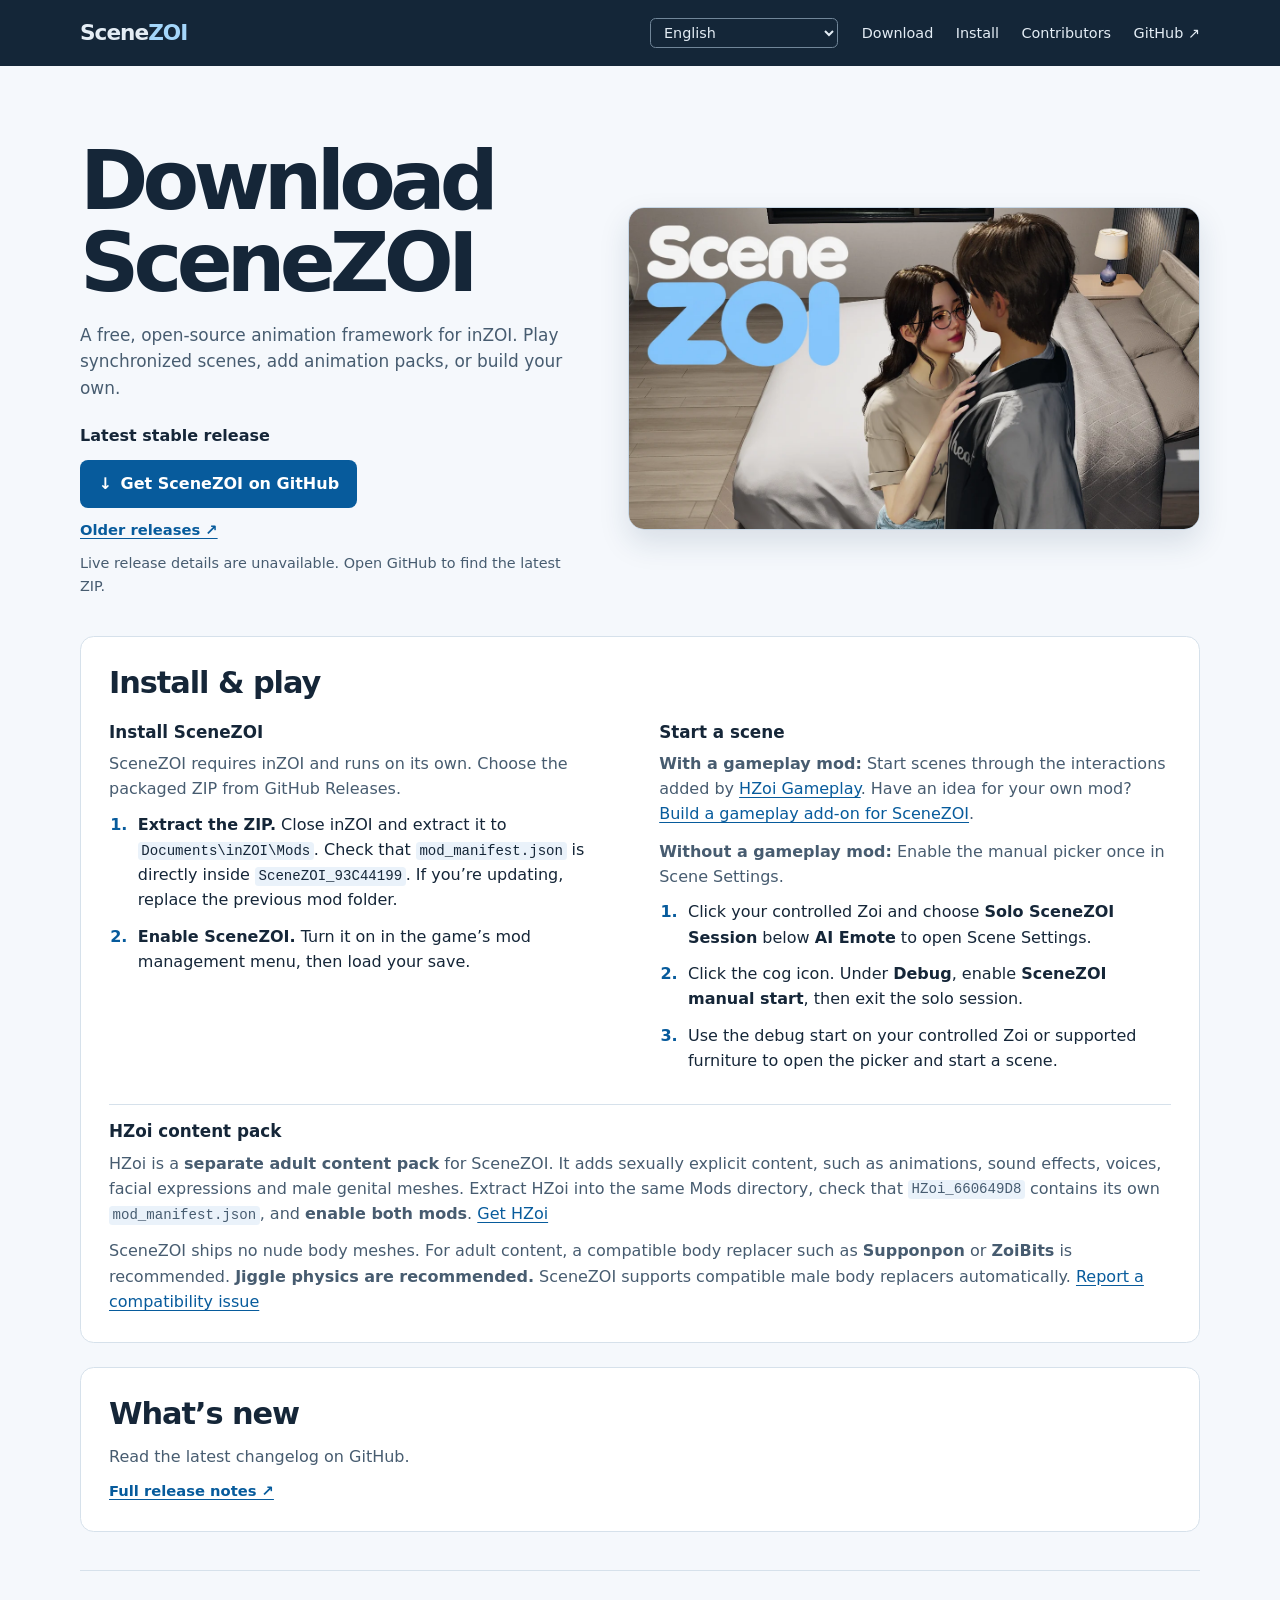
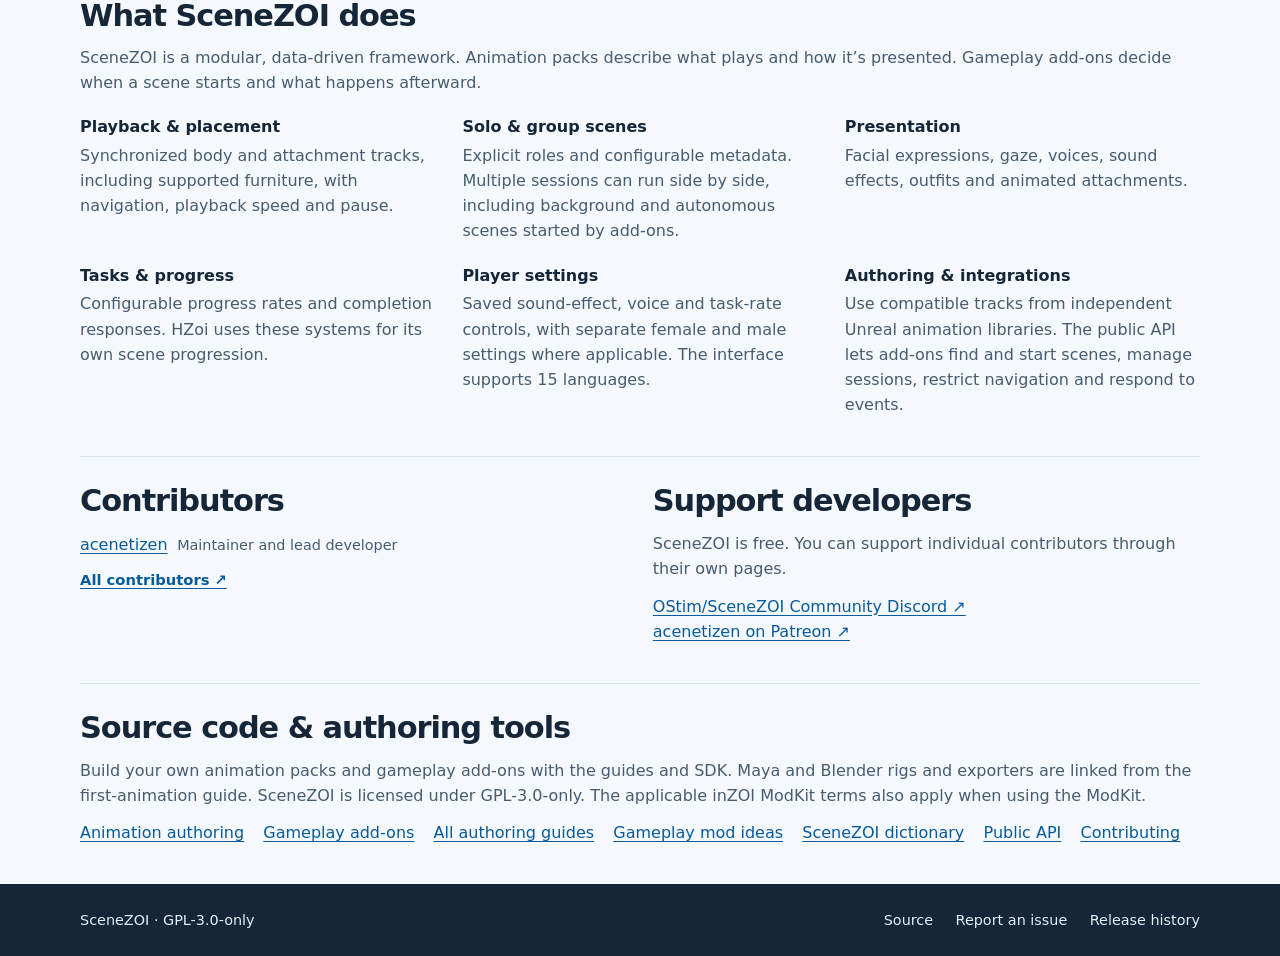
<file: docs/index.html>
<!doctype html>
<html lang="en-US">
<head>
  <meta charset="utf-8">
  <meta name="viewport" content="width=device-width, initial-scale=1">
  <meta name="description" data-i18n="pageDescription" data-i18n-attribute="content" content="Download SceneZOI, the free, open-source animation framework for inZOI. Find release notes, installation instructions and authoring guides.">
  <title data-i18n="pageTitle">SceneZOI — Download for inZOI</title>
  <link rel="icon" href="site-assets/icon.png">
  <link rel="stylesheet" href="site-assets/site.css?v=5">
  <script src="site-assets/language.js?v=4" defer></script>
  <script src="site-assets/releases.js?v=2" defer></script>
</head>
<body>
  <a class="skip" href="#download" data-i18n="skip">Skip to download</a>
  <header class="top">
    <div class="wrap top-inner">
      <a class="brand" href="./">Scene<span>ZOI</span></a>
      <div class="language-picker" hidden>
        <label for="site-language" data-i18n="language">Language</label>
        <select id="site-language"></select>
      </div>
      <nav aria-label="Main" data-i18n="mainNav" data-i18n-attribute="aria-label">
        <a href="#download" data-i18n="navDownload">Download</a>
        <a href="#installation" data-i18n="navInstall">Install</a>
        <a href="#contributors" data-i18n="contributors">Contributors</a>
        <a href="https://github.com/acepleiades/SceneZOI">GitHub ↗</a>
      </nav>
    </div>
  </header>

  <main class="wrap">
    <section class="hero" id="download" aria-labelledby="download-title">
      <div class="hero-copy">
        <h1 id="download-title" data-i18n="downloadTitle">Download <span>SceneZOI</span></h1>
        <p class="intro" data-i18n="intro">A free, open-source animation framework for inZOI. Play synchronized scenes, add animation packs, or build your own.</p>
        <div class="release">
          <div class="release-meta">
            <strong id="version"><span id="release-tag"></span><span data-i18n="latest">Latest stable release</span></strong>
            <span id="asset-info"></span>
          </div>
          <a id="download-link" class="button" href="https://github.com/acepleiades/SceneZOI/releases/latest"><span aria-hidden="true">↓</span> <span id="download-label" data-i18n="getGithub">Get SceneZOI on GitHub</span></a>
          <div id="extra-downloads" class="extra-downloads" hidden></div>
          <a class="text-link" href="https://github.com/acepleiades/SceneZOI/releases" data-i18n="older">Older releases ↗</a>
          <p class="release-status" id="release-status" role="status"></p>
        </div>
      </div>
      <img class="banner" data-i18n="bannerAlt" data-i18n-attribute="alt" src="site-assets/scenezoi-banner.webp" alt="SceneZOI logo and two characters posed together in inZOI" width="1280" height="720">
    </section>

    <section class="panel" id="installation">
      <h2 data-i18n="installTitle">Install &amp; play</h2>
      <div class="install-grid">
        <div>
          <h3 data-i18n="installSceneZOI">Install SceneZOI</h3>
          <p data-i18n="installIntro">SceneZOI requires inZOI and runs on its own. Choose the packaged ZIP from GitHub Releases.</p>
          <ol class="steps">
            <li data-i18n="extract"><strong>Extract the ZIP.</strong> Close inZOI and extract it to <code>Documents\inZOI\Mods</code>. Check that <code>mod_manifest.json</code> is directly inside <code>SceneZOI_93C44199</code>. If you’re updating, replace the previous mod folder.</li>
            <li data-i18n="enable"><strong>Enable SceneZOI.</strong> Turn it on in the game’s mod management menu, then load your save.</li>
          </ol>
        </div>
        <div>
          <h3 data-i18n="start">Start a scene</h3>
          <p data-i18n="withGameplay"><strong>With a gameplay mod:</strong> Start scenes through the interactions added by <a href="https://acepleiades.github.io/HZoi-Gameplay/">HZoi Gameplay</a>. Have an idea for your own mod? <a href="https://github.com/acepleiades/SceneZOI/blob/main/docs/addon-authoring.md">Build a gameplay add-on for SceneZOI</a>.</p>
          <p data-i18n="withoutGameplay"><strong>Without a gameplay mod:</strong> Enable the manual picker once in Scene Settings.</p>
          <ol class="steps">
            <li data-i18n="solo">Click your controlled Zoi and choose <strong>Solo SceneZOI Session</strong> below <strong>AI Emote</strong> to open Scene Settings.</li>
            <li data-i18n="debug">Click the cog icon. Under <strong>Debug</strong>, enable <strong>SceneZOI manual start</strong>, then exit the solo session.</li>
            <li data-i18n="picker">Use the debug start on your controlled Zoi or supported furniture to open the picker and start a scene.</li>
          </ol>
        </div>
      </div>
      <div class="content-pack">
        <h3 data-i18n="hzoiHeading">HZoi content pack</h3>
        <p data-i18n="hzoi">HZoi is a <strong>separate adult content pack</strong> for SceneZOI. It adds sexually explicit content, such as animations, sound effects, voices, facial expressions and male genital meshes. Extract HZoi into the same Mods directory, check that <code>HZoi_660649D8</code> contains its own <code>mod_manifest.json</code>, and <strong>enable both mods</strong>. <a href="https://www.patreon.com/skyrimaceanimations/posts/scenezoi-hzoi-174452155">Get HZoi</a></p>
        <p data-i18n="body">SceneZOI ships no nude body meshes. For adult content, a compatible body replacer such as <strong>Supponpon</strong> or <strong>ZoiBits</strong> is recommended. <strong>Jiggle physics are recommended.</strong> SceneZOI supports compatible male body replacers automatically. <a href="https://github.com/acepleiades/SceneZOI/issues">Report a compatibility issue</a></p>
      </div>
    </section>

    <section class="panel changes" id="changelog">
      <h2 data-i18n="whatsNew">What’s new</h2>
      <p id="release-language" hidden data-i18n="notesEnglish">Release notes are shown in English.</p>
      <div id="release-notes"><p data-i18n="notesFallback">Read the latest changelog on GitHub.</p></div>
      <a class="text-link" id="release-link" href="https://github.com/acepleiades/SceneZOI/releases/latest" data-i18n="fullNotes">Full release notes ↗</a>
    </section>

    <section class="section" id="features">
      <h2 data-i18n="featuresTitle">What SceneZOI does</h2>
      <p data-i18n="featuresIntro">SceneZOI is a modular, data-driven framework. Animation packs describe what plays and how it’s presented. Gameplay add-ons decide when a scene starts and what happens afterward.</p>
      <dl class="features">
        <div><dt data-i18n="playback">Playback &amp; placement</dt><dd data-i18n="playbackDesc">Synchronized body and attachment tracks, including supported furniture, with navigation, playback speed and pause.</dd></div>
        <div><dt data-i18n="sessions">Solo &amp; group scenes</dt><dd data-i18n="sessionsDesc">Explicit roles and configurable metadata. Multiple sessions can run side by side, including background and autonomous scenes started by add-ons.</dd></div>
        <div><dt data-i18n="presentation">Presentation</dt><dd data-i18n="presentationDesc">Facial expressions, gaze, voices, sound effects, outfits and animated attachments.</dd></div>
        <div><dt data-i18n="tasks">Tasks &amp; progress</dt><dd data-i18n="tasksDesc">Configurable progress rates and completion responses. HZoi uses these systems for its own scene progression.</dd></div>
        <div><dt data-i18n="settings">Player settings</dt><dd data-i18n="settingsDesc">Saved sound-effect, voice and task-rate controls, with separate female and male settings where applicable. The interface supports 15 languages.</dd></div>
        <div><dt data-i18n="integrations">Authoring &amp; integrations</dt><dd data-i18n="integrationsDesc">Use compatible tracks from independent Unreal animation libraries. The public API lets add-ons find and start scenes, manage sessions, restrict navigation and respond to events.</dd></div>
      </dl>
    </section>

    <div class="community section">
      <section id="contributors">
        <h2 data-i18n="contributors">Contributors</h2>
        <ul class="people">
          <li><a href="https://github.com/acepleiades">acenetizen</a><span data-i18n="maintainer">Maintainer and lead developer</span></li>
        </ul>
        <a class="text-link" href="https://github.com/acepleiades/SceneZOI/graphs/contributors" data-i18n="allContributors">All contributors ↗</a>
      </section>
      <section id="support">
        <h2 data-i18n="support">Support developers</h2>
        <p data-i18n="supportDesc">SceneZOI is free. You can support individual contributors through their own pages.</p>
        <ul class="support-links">
          <li><a href="https://discord.gg/RECvhVaRcU">OStim/SceneZOI Community Discord ↗</a></li>
          <li><a href="https://www.patreon.com/skyrimaceanimations" data-i18n="acePatreon">acenetizen on Patreon ↗</a></li>
        </ul>
      </section>
    </div>

    <section class="section" id="authoring">
      <h2 data-i18n="sourceTools">Source code &amp; authoring tools</h2>
      <p data-i18n="sourceDesc">Build your own animation packs and gameplay add-ons with the guides and SDK. Maya and Blender rigs and exporters are linked from the first-animation guide. SceneZOI is licensed under GPL-3.0-only. The applicable inZOI ModKit terms also apply when using the ModKit.</p>
      <ul class="resource-links">
        <li><a href="https://github.com/acepleiades/SceneZOI/blob/main/docs/first-animation.md" data-i18n="authoring">Animation authoring</a></li>
        <li><a href="https://github.com/acepleiades/SceneZOI/blob/main/docs/addon-authoring.md" data-i18n="addons">Gameplay add-ons</a></li>
        <li><a href="https://github.com/acepleiades/SceneZOI/blob/main/docs/README.md" data-i18n="authoringGuides">All authoring guides</a></li>
        <li><a href="https://github.com/acepleiades/SceneZOI/blob/main/docs/gameplay-mod-ideas.md" data-i18n="gameplayModIdeas">Gameplay mod ideas</a></li>
        <li><a href="https://github.com/acepleiades/SceneZOI/blob/main/docs/dictionary.md" data-i18n="dictionary">SceneZOI dictionary</a></li>
        <li><a href="https://github.com/acepleiades/SceneZOI/blob/main/docs/addons.md" data-i18n="api">Public API</a></li>
        <li><a href="https://github.com/acepleiades/SceneZOI/blob/main/CONTRIBUTING.md" data-i18n="contributing">Contributing</a></li>
      </ul>
    </section>
  </main>

  <footer>
    <div class="wrap footer-inner">
      <span>SceneZOI · <a href="https://github.com/acepleiades/SceneZOI/blob/main/LICENSE">GPL-3.0-only</a></span>
      <nav aria-label="Repository" data-i18n="repoNav" data-i18n-attribute="aria-label">
        <a href="https://github.com/acepleiades/SceneZOI" data-i18n="source">Source</a>
        <a href="https://github.com/acepleiades/SceneZOI/issues" data-i18n="issues">Report an issue</a>
        <a href="https://github.com/acepleiades/SceneZOI/releases" data-i18n="history">Release history</a>
      </nav>
    </div>
  </footer>
</body>
</html>
</file>
<file: docs/site-assets/site.css>
:root {
  color-scheme: light;
  font: 16px/1.58 Inter, system-ui, sans-serif;
  --ink: #152638;
  --muted: #475c70;
  --line: #d6e1eb;
  --paper: #fff;
  --blue: #075b9c;
  --navy: #142638;
  --sky: #a4d6fa;
}

* { box-sizing: border-box; }
body { margin: 0; color: var(--ink); background: #f5f8fc; }
a { color: var(--blue); text-underline-offset: .2em; }
a:hover { text-decoration-thickness: 2px; }
:focus-visible { outline: 3px solid #3187cc; outline-offset: 4px; }
[hidden] { display: none !important; }
h1, h2, h3, p { margin: 0; }
h2 { font-size: clamp(1.45rem, 2.4vw, 1.9rem); line-height: 1.2; letter-spacing: -.035em; }
p, dd { color: var(--muted); }
p + p { margin-top: .75rem; }
.wrap { width: min(1120px, calc(100% - 3rem)); margin-inline: auto; }
.skip { position: absolute; left: 1rem; top: -5rem; padding: .5rem 1rem; background: var(--paper); z-index: 2; }
.skip:focus { top: 1rem; }

.top, footer { background: var(--navy); color: #e4edf5; }
.top-inner, .footer-inner { display: flex; align-items: center; justify-content: space-between; gap: .5rem 1.5rem; flex-wrap: wrap; padding-block: 1rem; }
.top a, footer a { color: inherit; text-decoration: none; }
.top a:hover, footer a:hover { text-decoration: underline; }
.brand { font-size: 1.35rem; font-weight: 800; letter-spacing: -.045em; }
.brand span { color: var(--sky); }
.language-picker { margin-inline-start: auto; font-size: .9rem; }
.language-picker[hidden] + nav { margin-inline-start: auto; }
.language-picker label { position: absolute; width: 1px; height: 1px; overflow: hidden; clip-path: inset(50%); }
.language-picker select { font: inherit; color: inherit; background: var(--navy); border: 1px solid #718699; border-radius: .35rem; padding: .32rem .55rem; cursor: pointer; }
nav { display: flex; flex-wrap: wrap; gap: .25rem 1.4rem; font-size: .9rem; }
nav a { padding-block: .3rem; }

.hero {
  display: grid;
  grid-template-columns: .92fr 1.08fr;
  align-items: center;
  gap: clamp(1.6rem, 4.7vw, 3.8rem);
  padding-block: clamp(2.4rem, 6vw, 4.6rem) 2.4rem;
}
.hero-copy { container-type: inline-size; }
h1 {
  --title-size: clamp(2.75rem, 6.8vw, 5.15rem);
  font-size: var(--title-size);
  line-height: .99;
  letter-spacing: -.07em;
  overflow-wrap: anywhere;
}
html:is([lang="ja-JP"], [lang="ko-KR"], [lang^="zh-"]) h1 { letter-spacing: normal; }
h1 span { display: block; }
html[lang="ja-JP"] .hero h1 {
  /* Fit the seven full-width characters on one line, sizing both lines together. */
  font-size: min(var(--title-size), 13.75cqi);
  white-space: nowrap;
}
html[lang="ja-JP"] .hero h1 span { display: block; }
.intro { margin-top: 1.15rem; max-width: 33rem; font-size: 1.06rem; }
.banner { display: block; width: 100%; height: auto; border-radius: 1rem; border: 1px solid #c6d6e5; box-shadow: 0 13px 30px #1a385421; }
.release { margin-top: 1.35rem; }
.release-meta { display: flex; gap: .25rem .7rem; align-items: baseline; flex-wrap: wrap; margin-bottom: .7rem; }
#asset-info { color: var(--muted); font-size: .88rem; }
.button { display: inline-flex; gap: .55rem; align-items: center; min-height: 48px; padding: .65rem 1.15rem; border-radius: .5rem; background: var(--blue); color: white; text-decoration: none; font-weight: 700; }
.button:hover { background: #034c86; }
.text-link { display: table; margin-top: .65rem; font-size: .92rem; font-weight: 650; }
.release-status:not(:empty) { font-size: .9rem; margin-top: .65rem; }
.extra-downloads a { display: table; margin-top: .55rem; }

.install-grid { display: grid; grid-template-columns: 1fr 1fr; gap: 1rem 2.4rem; margin-block: 1.1rem; }
.install-grid > div { min-width: 0; }
.install-grid h3 { font-size: 1.05rem; margin-bottom: .35rem; }
.install-grid .steps { margin-top: .65rem; }
.changes { margin-block-start: 1.5rem; }
.panel { background: var(--paper); border: 1px solid var(--line); border-radius: .85rem; padding: clamp(1.1rem, 3vw, 1.75rem); min-width: 0; }
.panel > p, .section > p, .community p { margin-top: .7rem; }
.steps { margin: 1.1rem 0 .8rem; padding-inline-start: 1.5rem; }
.steps li { padding-left: .3rem; margin-bottom: .7rem; }
.steps li::marker { color: var(--blue); font-weight: 750; }
code { padding: .1em .25em; border-radius: .25em; background: #eaf2fa; font-size: .88em; overflow-wrap: anywhere; }
.content-pack { border-top: 1px solid var(--line); padding-top: .85rem; }
.content-pack h3 { font-size: 1.05rem; margin-bottom: .35rem; }
#release-notes { margin-top: .7rem; overflow-wrap: anywhere; }
#release-language { font-size: .88rem; }
html[lang="en-US"] #release-language { display: none; }
#release-notes h3 { font-size: 1.02rem; margin-block: .85rem .3rem; }
#release-notes ul, #release-notes ol { padding-inline-start: 1.25rem; margin: .55rem 0 .75rem; }
#release-notes li + li { margin-top: .35rem; }

.section { margin-top: 2.4rem; padding-top: 1.65rem; border-top: 1px solid var(--line); }
.features { display: grid; grid-template-columns: repeat(3, 1fr); gap: 1.2rem 1.7rem; margin: 1.15rem 0 0; }
dt { font-weight: 750; margin-bottom: .2rem; }
dd { margin: 0; }
.community { display: grid; grid-template-columns: 1fr 1fr; gap: 1.6rem; }
.people, .support-links, .resource-links { list-style: none; padding: 0; margin: .75rem 0 0; }
.people li { display: flex; align-items: baseline; flex-wrap: wrap; gap: 0 .6rem; margin-bottom: .25rem; }
.people span { font-size: .9rem; color: var(--muted); }
.resource-links { display: flex; flex-wrap: wrap; gap: .3rem 1.2rem; }
footer { margin-top: 2.4rem; font-size: .9rem; }
.footer-inner { padding-block: 1.25rem; }

@media (max-width: 780px) {
  .top nav { flex-basis: 100%; margin-inline-start: 0; }
  .hero, .install-grid { grid-template-columns: 1fr; }
  .hero h1 span { display: inline; }
  .banner { max-width: 40rem; }
  .features { grid-template-columns: repeat(2, 1fr); }
}

@media (max-width: 470px) {
  .wrap { width: calc(100% - 2rem); }
  nav { gap: .15rem .9rem; }
  .features, .community { grid-template-columns: 1fr; }
  .button { width: 100%; justify-content: center; }
}
</file>
